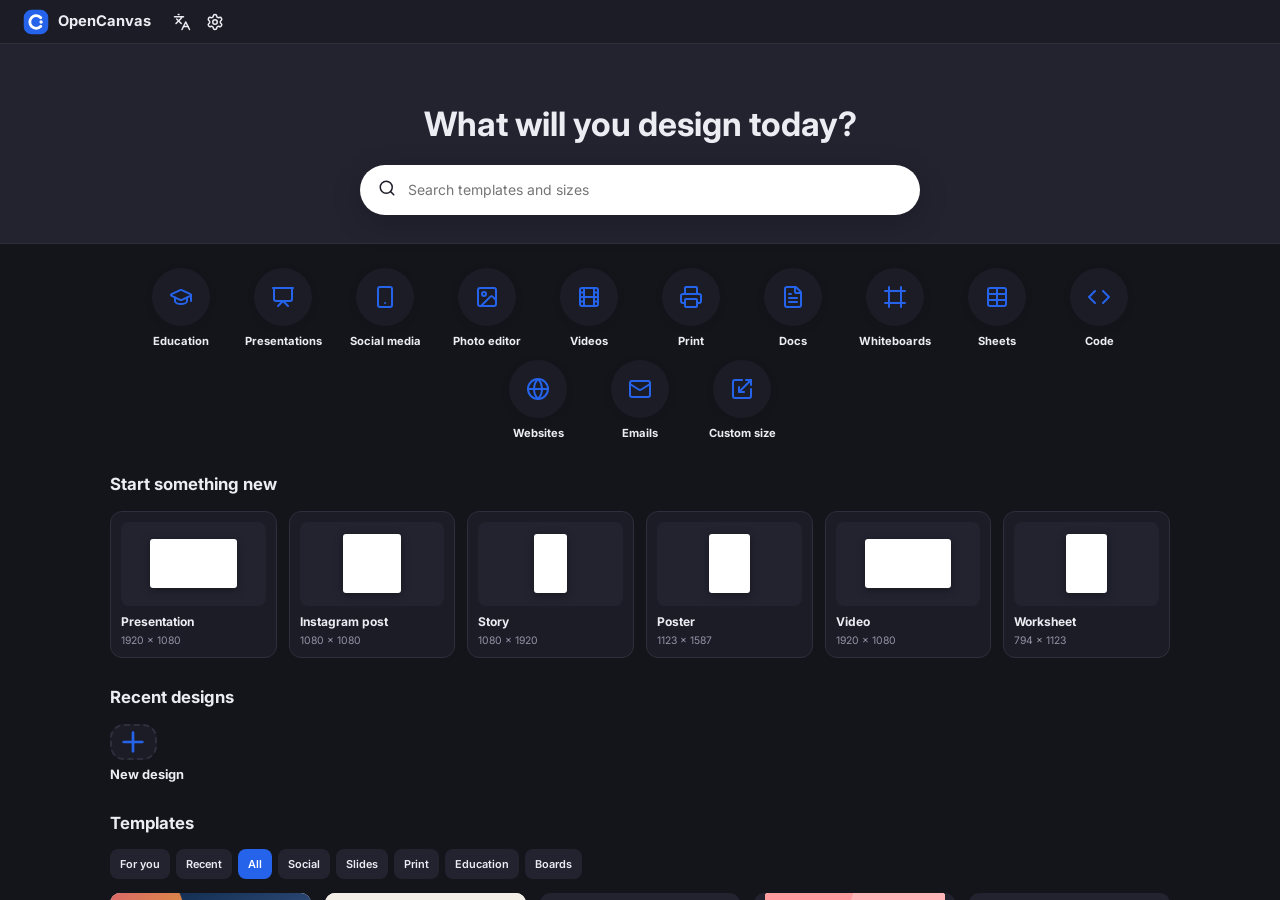
<file: index.html>
<!doctype html>
<html lang="en">
<head>
<meta charset="utf-8">
<meta name="viewport" content="width=device-width,initial-scale=1,viewport-fit=cover">
<title>OpenCanvas</title>
<meta name="description" content="Open source design for everyone. Social posts, presentations, photos, video, 3D, docs and more.">
<meta name="theme-color" content="#2563eb">
<link rel="manifest" href="manifest.webmanifest">
<link rel="icon" href="icon.svg" type="image/svg+xml">
<link rel="stylesheet" href="css/app.css">
</head>
<body>
<div id="app"></div>
<div id="boot">Loading OpenCanvas</div>
<div id="toasts" aria-live="polite"></div>
<noscript>OpenCanvas needs JavaScript.</noscript>
<script src="vendor/paper.min.js"></script>
<script src="vendor/three.min.js"></script>
<script src="vendor/qrcode.js"></script>
<script src="js/icons.js"></script>
<script src="js/util.js"></script>
<script src="js/doc.js"></script>
<script src="js/fonts.js"></script>
<script src="js/text.js"></script>
<script src="js/vector.js"></script>
<script src="js/render.js"></script>
<script src="js/core.js"></script>
<script src="js/ops.js"></script>
<script src="js/editor.js"></script>
<script src="js/tools.js"></script>
<script src="js/commands.js"></script>
<script src="js/i18n.js"></script>
<script src="js/lang.js"></script>
<script src="js/ui.js"></script>
<script src="js/shell.js"></script>
<script src="js/ctxbar.js"></script>
<script src="js/inspector.js"></script>
<script src="js/uploads.js"></script>
<script src="js/templates.js"></script>
<script src="js/panels.js"></script>
<script src="js/photo.js"></script>
<script src="js/threed.js"></script>
<script src="js/timeline.js"></script>
<script src="js/exporter.js"></script>
<script src="js/modes.js"></script>
<script src="js/community.js"></script>
<script src="js/app.js"></script>
</body>
</html>
</file>
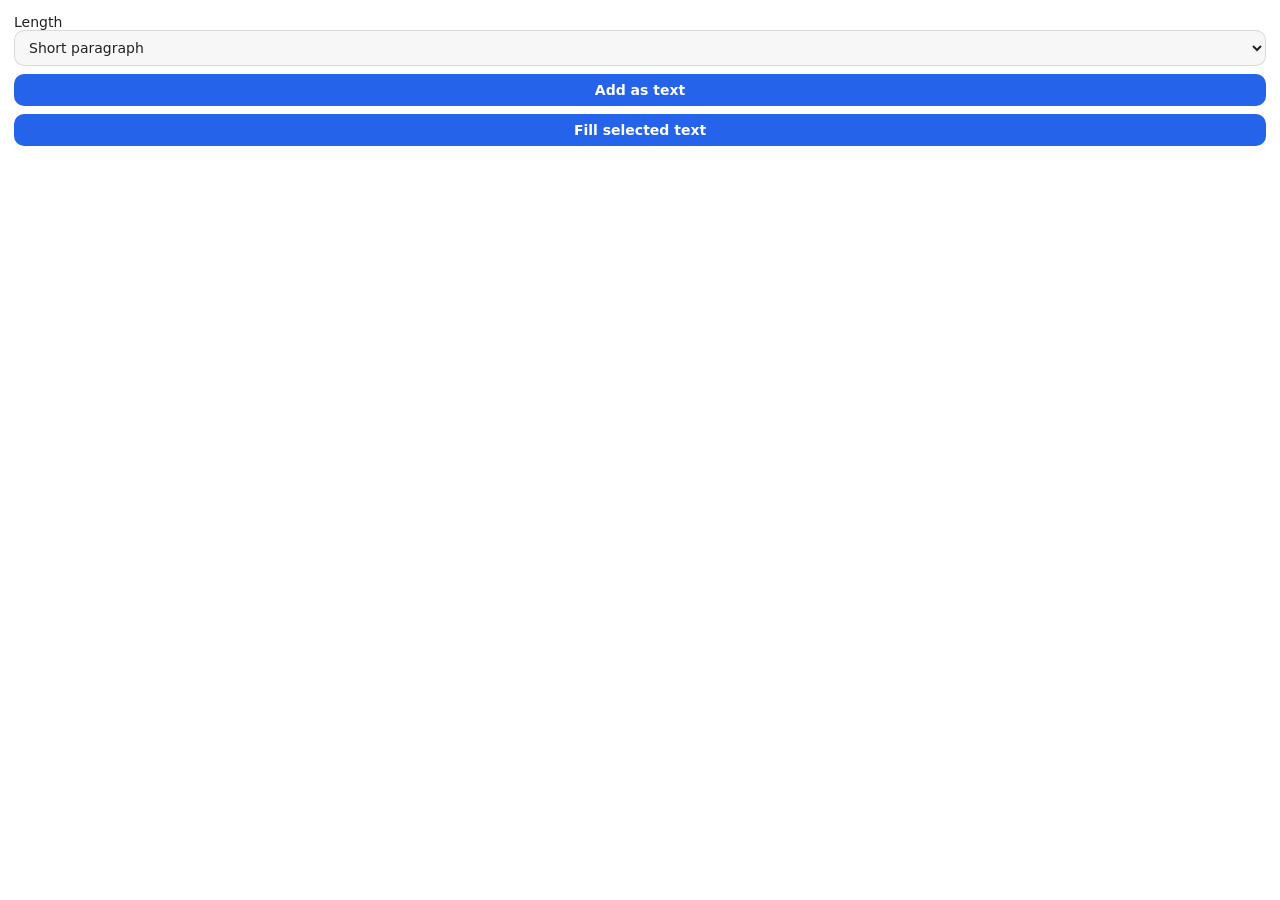
<file: community/apps/lorem/index.html>
<!doctype html><meta charset="utf-8"><meta name="viewport" content="width=device-width,initial-scale=1">
<style>body{font:14px system-ui,sans-serif;margin:0;padding:14px;color:#222;background:transparent}@media(prefers-color-scheme:dark){body{color:#eee}}
select,button,input{font:inherit;padding:8px 10px;border-radius:10px;border:1px solid #8884;background:#8881;color:inherit;width:100%;box-sizing:border-box;margin-bottom:8px}button{background:#2563eb;color:#fff;border:0;font-weight:600;cursor:pointer}</style>
<label>Length</label><select id="n"><option value="1">One sentence</option><option value="2" selected>Short paragraph</option><option value="4">Long paragraph</option></select>
<button id="ins">Add as text</button><button id="rep">Fill selected text</button>
<script>
const W="lorem ipsum dolor sit amet consectetur adipiscing elit sed do eiusmod tempor incididunt ut labore et dolore magna aliqua enim ad minim veniam quis nostrud exercitation ullamco laboris nisi aliquip ex ea commodo consequat duis aute irure in reprehenderit voluptate velit esse cillum fugiat nulla pariatur".split(" ");
function sentence(){const n=8+Math.floor(Math.random()*8);let s=[];for(let i=0;i<n;i++)s.push(W[Math.floor(Math.random()*W.length)]);s=s.join(" ");return s[0].toUpperCase()+s.slice(1)+"."}
const make=()=>Array.from({length:+n.value},sentence).join(" ");
ins.onclick=()=>OpenCanvas.insertText(make(),{fs:40,w:700});
rep.onclick=async()=>{const sel=(await OpenCanvas.getSelection()).filter(e=>e.type==="text");if(!sel.length)return OpenCanvas.toast("Select a text first");
OpenCanvas.updateSelection(sel.map(e=>({id:e.id,props:{runs:[{t:make()}]}})))};
</script>
</file>
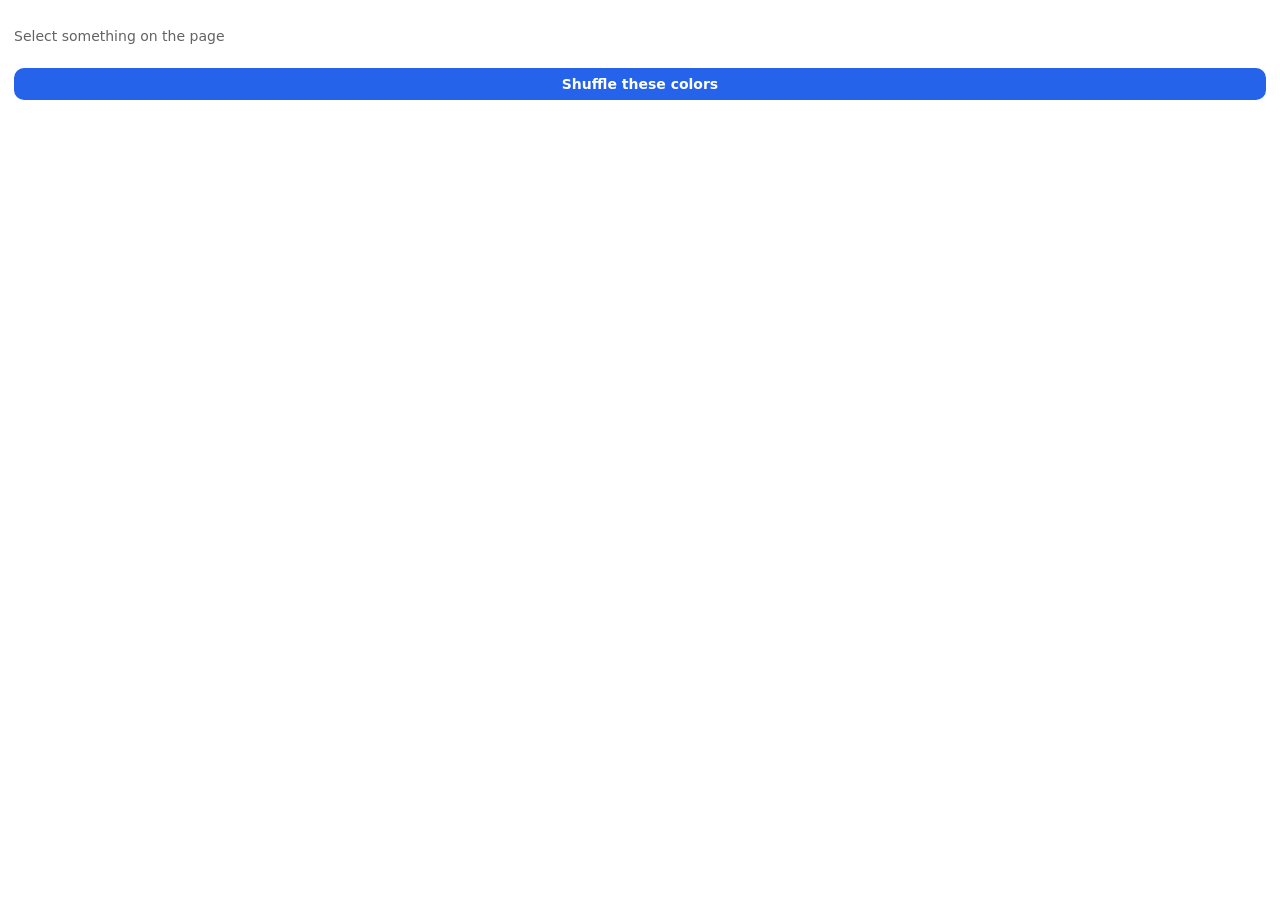
<file: community/apps/palette/index.html>
<!doctype html><meta charset="utf-8"><meta name="viewport" content="width=device-width,initial-scale=1">
<style>body{font:14px system-ui,sans-serif;margin:0;padding:14px;color:#222}@media(prefers-color-scheme:dark){body{color:#eee}}
.sw{display:flex;gap:6px;flex-wrap:wrap;margin:10px 0}.sw i{width:42px;height:42px;border-radius:12px;box-shadow:inset 0 0 0 1px #0003}
button{font:inherit;padding:8px 10px;border-radius:10px;border:0;background:#2563eb;color:#fff;width:100%;font-weight:600;cursor:pointer;margin-bottom:8px}p{opacity:.7}</style>
<p id="hint">Select something on the page</p><div class="sw" id="sw"></div><button id="shuf">Shuffle these colors</button>
<script>
let cols=[],ids=[];
async function read(sel){ids=sel.map(e=>e.id);const s=new Set();const walk=e=>{(e.fills||[]).forEach(f=>{if(f.type==="solid")s.add(f.color);(f.stops||[]).forEach(t=>s.add(t.c))});e.stroke&&e.stroke.color&&s.add(e.stroke.color);(e.children||[]).forEach(walk)};sel.forEach(walk);cols=[...s];
sw.innerHTML=cols.map(c=>`<i style="background:${c}" title="${c}"></i>`).join("");hint.textContent=cols.length?cols.length+" colors":"Select something on the page"}
OpenCanvas.onSelection(read);
shuf.onclick=async()=>{if(cols.length<2)return;const sel=await OpenCanvas.getSelection();const map={};const sh=cols.slice().sort(()=>Math.random()-.5);cols.forEach((c,i)=>map[c]=sh[i]);
const fix=e=>{(e.fills||[]).forEach(f=>{if(f.type==="solid")f.color=map[f.color]||f.color;(f.stops||[]).forEach(t=>t.c=map[t.c]||t.c)});if(e.stroke&&map[e.stroke.color])e.stroke.color=map[e.stroke.color];(e.children||[]).forEach(fix)};
sel.forEach(fix);OpenCanvas.updateSelection(sel.map(e=>({id:e.id,props:{fills:e.fills,stroke:e.stroke,children:e.children}})))};
</script>
</file>
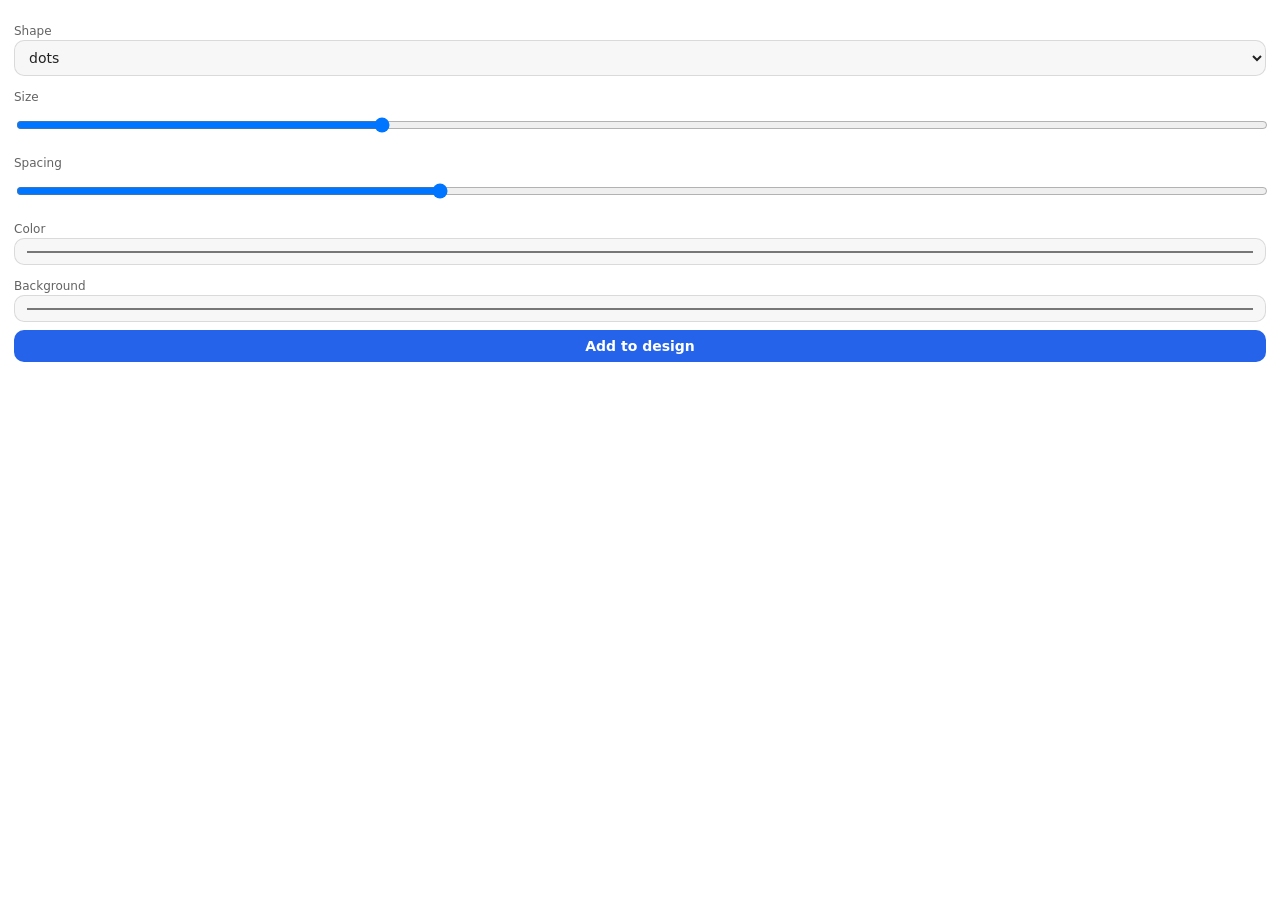
<file: community/apps/pattern/index.html>
<!doctype html><meta charset="utf-8"><meta name="viewport" content="width=device-width,initial-scale=1">
<style>body{font:14px system-ui,sans-serif;margin:0;padding:14px;color:#222}@media(prefers-color-scheme:dark){body{color:#eee}}
select,button,input{font:inherit;padding:8px 10px;border-radius:10px;border:1px solid #8884;background:#8881;color:inherit;width:100%;box-sizing:border-box;margin-bottom:8px}button{background:#2563eb;color:#fff;border:0;font-weight:600;cursor:pointer}
#pv{width:100%;border-radius:12px;background:#fff;margin-bottom:10px}label{display:block;margin:6px 0 2px;opacity:.7;font-size:12px}</style>
<div id="pv"></div>
<label>Shape</label><select id="shape"><option>dots</option><option>squares</option><option>triangles</option><option>plus</option><option>waves</option></select>
<label>Size</label><input id="size" type="range" min="10" max="80" value="30"><label>Spacing</label><input id="gap" type="range" min="0" max="60" value="20">
<label>Color</label><input id="col" type="color" value="#2563eb"><label>Background</label><input id="bg" type="color" value="#ffffff">
<button id="ins">Add to design</button>
<script>
let brand=[];OpenCanvas.palette().then(p=>{brand=p;col.value=p[0]||col.value}).catch(()=>{});
function svg(){const s=+size.value,g=+gap.value,step=s+g,N=Math.ceil(600/step)+1;let b="";
for(let y=0;y<N;y++)for(let x=0;x<N;x++){const cx=x*step+s/2+(shape.value==="triangles"&&y%2?step/2:0),cy=y*step+s/2,c=col.value;
if(shape.value==="dots")b+=`<circle cx="${cx}" cy="${cy}" r="${s/2}" fill="${c}"/>`;
else if(shape.value==="squares")b+=`<rect x="${cx-s/2}" y="${cy-s/2}" width="${s}" height="${s}" rx="${s/6}" fill="${c}"/>`;
else if(shape.value==="triangles")b+=`<path d="M${cx} ${cy-s/2}L${cx+s/2} ${cy+s/2}L${cx-s/2} ${cy+s/2}Z" fill="${c}"/>`;
else if(shape.value==="plus")b+=`<path d="M${cx-s/6} ${cy-s/2}h${s/3}v${s/3}h${s/3}v${s/3}h-${s/3}v${s/3}h-${s/3}v-${s/3}h-${s/3}v-${s/3}h${s/3}Z" fill="${c}"/>`;
else b+=`<path d="M${cx-s/2} ${cy}q${s/4} -${s/2} ${s/2} 0t${s/2} 0" fill="none" stroke="${c}" stroke-width="${Math.max(2,s/8)}" stroke-linecap="round"/>`}
return `<svg xmlns="http://www.w3.org/2000/svg" width="600" height="600" viewBox="0 0 600 600"><rect width="600" height="600" fill="${bg.value}"/>${b}</svg>`}
function draw(){pv.innerHTML=svg();pv.firstChild.style.width="100%";pv.firstChild.style.height="auto"}
document.querySelectorAll("input,select").forEach(e=>e.oninput=draw);draw();
ins.onclick=()=>OpenCanvas.insertSVG(svg(),"Pattern");
</script>
</file>
<file: css/app.css>
/* OpenCanvas styles */
:root{
  --bg:#f4f4f8;--panel:#ffffff;--panel-2:#f0f0f5;--raised:#ffffff;--text:#1c1c28;--muted:#6b6b7e;--line:#e4e4ec;--hover:rgba(28,28,40,.06);
  --accent:#2563eb;--accent-soft:rgba(37,99,235,.16);--accent-text:#fff;--canvas:#e8e8ef;--radius:10px;--shadow:0 8px 30px rgba(20,20,40,.16);--danger:#e5484d;
  --row:34px;--gap:10px;--font:Inter,system-ui,-apple-system,"Segoe UI",Roboto,sans-serif;color-scheme:light}
:root[data-theme=dark]{--bg:#14141b;--panel:#1c1c26;--panel-2:#232330;--raised:#272735;--text:#ececf3;--muted:#9393a8;--line:#2e2e3d;--hover:rgba(255,255,255,.07);--canvas:#0f0f15;--shadow:0 10px 34px rgba(0,0,0,.5);color-scheme:dark}
:root[data-theme=midnight]{--bg:#05060d;--panel:#0b0d18;--panel-2:#12152a;--raised:#161a33;--text:#e8ecff;--muted:#8a93c4;--line:#1c2142;--hover:rgba(140,160,255,.1);--canvas:#03040a;color-scheme:dark}
:root[data-theme=paper]{--bg:#f3eee3;--panel:#fbf8f1;--panel-2:#efe9db;--raised:#fffdf8;--text:#2b261c;--muted:#7d7562;--line:#e2dac7;--hover:rgba(60,45,10,.07);--canvas:#e6dfcd}
:root[data-theme=contrast]{--bg:#000;--panel:#000;--panel-2:#111;--raised:#111;--text:#fff;--muted:#ccc;--line:#fff;--hover:rgba(255,255,255,.18);--canvas:#0a0a0a;color-scheme:dark}
:root[data-density=compact]{--row:28px;--gap:6px}
:root[data-density=roomy]{--row:40px;--gap:14px}
*{box-sizing:border-box}
html,body{height:100%;margin:0}
body{font:1rem/1.4 var(--font);background:var(--bg);color:var(--text);overflow:hidden;-webkit-font-smoothing:antialiased}
button,input,select,textarea{font:inherit;color:inherit}
button{cursor:pointer;background:none;border:0;padding:0}
:focus-visible{outline:2px solid var(--accent);outline-offset:1px}
[hidden]{display:none!important}
.grow{flex:1}
.muted{color:var(--muted)}.small{font-size:.82rem}
h1,h2,h3,h4,h5{margin:0;font-weight:700}
h4{font-size:.8rem;text-transform:none;color:var(--muted);font-weight:600;margin-bottom:6px}
h5{font-size:.82rem;margin:8px 0 4px}
code{font:.85em ui-monospace,monospace;background:var(--panel-2);padding:2px 6px;border-radius:6px}
::-webkit-scrollbar{width:10px;height:10px}::-webkit-scrollbar-thumb{background:var(--line);border-radius:8px;border:2px solid transparent;background-clip:padding-box}::-webkit-scrollbar-thumb:hover{background:var(--muted);background-clip:padding-box;border:2px solid transparent}

#boot{position:fixed;inset:0;display:grid;place-items:center;background:var(--bg);color:var(--muted);font-weight:600}
#app{height:100%;display:flex;flex-direction:column}
.topbar{height:54px;flex:none;display:flex;align-items:center;gap:3px;padding:0 12px;background:var(--panel);border-bottom:1px solid var(--line);position:relative;z-index:30;overflow-x:auto;scrollbar-width:none}
.topbar>*{flex:none}
.logo{display:flex;align-items:center;gap:8px;padding:6px 10px;border-radius:var(--radius);font-size:1.05rem}.logo:hover{background:var(--hover)}
.logo-mark{display:grid;place-items:center;width:28px;height:28px}.logo-mark svg{width:28px;height:28px}
.top-btn{display:inline-flex;align-items:center;gap:6px;height:34px;padding:0 9px;border-radius:var(--radius);font-weight:600;font-size:.92rem}.top-btn:hover{background:var(--hover)}
.top-btn.accent-soft{background:var(--accent-soft);color:var(--accent)}
.top-btn.on{background:var(--hover)}
.proj-name{border:1px solid transparent;background:transparent;border-radius:8px;height:34px;padding:0 10px;min-width:120px;max-width:260px;font-weight:600}.proj-name:hover{background:var(--hover)}.proj-name:focus{background:var(--panel-2);border-color:var(--accent);outline:0}
.save-state{font-size:.78rem;color:var(--muted);min-width:46px}
.btn{display:inline-flex;align-items:center;justify-content:center;gap:7px;min-height:34px;padding:0 14px;border-radius:var(--radius);background:var(--panel-2);font-weight:600;font-size:.92rem;border:1px solid transparent;white-space:nowrap}
.btn:hover{background:var(--hover);filter:brightness(.97)}.btn:disabled{opacity:.5;cursor:default}
.btn.primary,.export-btn{background:var(--accent);color:var(--accent-text)}.btn.primary:hover{filter:brightness(1.08);background:var(--accent)}
.btn.full{width:100%;margin-top:8px}.btn svg{flex:none}
.icon-btn{display:inline-grid;place-items:center;width:32px;height:32px;border-radius:8px;color:inherit}.icon-btn:hover{background:var(--hover)}.icon-btn.on{background:var(--accent-soft);color:var(--accent)}
.icon-btn.top-ic{width:34px;height:34px}

.work{flex:1;min-height:0;display:flex;position:relative}
[data-side=right] .work{flex-direction:row-reverse}
.rail{width:76px;flex:none;background:var(--panel);border-right:1px solid var(--line);display:flex;flex-direction:column;align-items:center;gap:2px;padding:8px 4px;overflow-y:auto;scrollbar-width:none}
[data-side=right] .rail{border-right:0;border-left:1px solid var(--line)}
.rail-item{width:64px;padding:8px 2px 6px;border-radius:12px;display:flex;flex-direction:column;align-items:center;gap:4px;font-size:.72rem;font-weight:600;color:var(--muted)}
.rail-item:hover{background:var(--hover);color:var(--text)}.rail-item.on{background:var(--accent-soft);color:var(--accent)}
.rail-item.adv-item::after{content:"";width:5px;height:5px;border-radius:50%;background:var(--accent);margin-top:-2px}
.panel{width:0;flex:none;overflow:hidden;background:var(--panel);border-right:1px solid var(--line);transition:width .18s ease;display:flex;flex-direction:column}
.panel.open{width:340px}
.panel-head{display:flex;align-items:center;justify-content:space-between;padding:12px 14px 6px;flex:none}.panel-head h3{font-size:1.05rem}
.panel-body{flex:1;overflow-y:auto;padding:6px 14px 20px;min-width:340px}
.panel>*{min-width:340px}
.center{flex:1;min-width:0;display:flex;flex-direction:column;position:relative}
.ctxbar{height:46px;flex:none;display:flex;align-items:center;gap:4px;padding:0 10px;background:var(--panel);border-bottom:1px solid var(--line);overflow-x:auto;scrollbar-width:none}
.ctxbar>*{flex:none}.cb-left,.cb-right{display:flex;align-items:center;gap:4px}.cb-right{margin-left:auto}.cb-sep{width:1px;height:22px;background:var(--line);margin:0 6px}.cb-title{font-weight:700;padding:0 8px}
.cb-btn{display:inline-flex;align-items:center;gap:6px;height:32px;padding:0 10px;border-radius:8px;font-size:.9rem;font-weight:600}.cb-btn:hover{background:var(--hover)}.cb-btn.on{background:var(--accent-soft);color:var(--accent)}
.canvas-wrap{flex:1;min-height:0;position:relative;background:var(--canvas);overflow:hidden}
.stage{position:absolute;inset:0;overflow:hidden}
.stage canvas{position:absolute;inset:0;width:100%;height:100%;display:block}
.cv-over{touch-action:none;outline:0}
.page-heads{position:absolute;inset:0;pointer-events:none}
.page-head{position:absolute;display:flex;align-items:center;gap:6px;font-size:.78rem;color:var(--muted);pointer-events:auto;white-space:nowrap;transform-origin:left bottom}
.page-head .pg-num{font-weight:700;color:var(--text)}
.page-head .pg-title{border:0;background:transparent;min-width:60px;max-width:300px;padding:2px 6px;border-radius:6px;color:var(--muted);font:inherit}
.page-head .pg-title:hover,.page-head .pg-title:focus{background:var(--panel);color:var(--text);outline:0}
.page-head .icon-btn{width:24px;height:24px}
.text-host{position:absolute;inset:0;pointer-events:none}.text-host>*{pointer-events:auto}
.text-edit{position:absolute;outline:0;white-space:pre-wrap;word-break:break-word;transform-origin:0 0;caret-color:var(--accent)}
.dock{position:absolute;left:50%;bottom:14px;transform:translateX(-50%);display:flex;gap:2px;padding:5px;background:var(--panel);border:1px solid var(--line);border-radius:16px;box-shadow:var(--shadow);z-index:5}
.dock-btn{width:38px;height:38px;border-radius:11px;display:grid;place-items:center}.dock-btn:hover{background:var(--hover)}.dock-btn.on{background:var(--accent);color:var(--accent-text)}
.zoomhud{position:absolute;right:14px;bottom:14px;display:flex;align-items:center;background:var(--panel);border:1px solid var(--line);border-radius:12px;box-shadow:var(--shadow);padding:3px;z-index:5}
.zoom-pct{min-width:54px;font-weight:600;font-size:.85rem;height:28px;border-radius:8px}.zoom-pct:hover{background:var(--hover)}
.pagebar{height:104px;flex:none;display:flex;align-items:center;gap:8px;padding:8px 12px;background:var(--panel);border-top:1px solid var(--line)}
.pg-scroll{display:flex;gap:10px;overflow-x:auto;flex:0 1 auto;max-width:calc(100% - 200px);padding:4px 2px}
.pg-card{flex:none;display:flex;flex-direction:column;align-items:center;gap:3px;padding:4px;border-radius:10px;border:2px solid transparent;position:relative}
.pg-card canvas{display:block;max-height:60px;max-width:110px;border-radius:5px;box-shadow:0 1px 6px rgba(0,0,0,.2);background:#fff}
.pg-card small{font-size:.7rem;color:var(--muted);max-width:100px;overflow:hidden;text-overflow:ellipsis;white-space:nowrap}
.pg-card.on{border-color:var(--accent)}.pg-card:hover{background:var(--hover)}.pg-card.locked::after{content:"";position:absolute;top:6px;right:6px;width:12px;height:12px;background:currentColor;opacity:.6;-webkit-mask:url("data:image/svg+xml,%3Csvg xmlns='http://www.w3.org/2000/svg' viewBox='0 0 24 24'%3E%3Crect x='4' y='11' width='16' height='10' rx='2'/%3E%3Cpath d='M8 11V7a4 4 0 018 0v4' fill='none' stroke='black' stroke-width='2.5'/%3E%3C/svg%3E") center/contain no-repeat;mask:url("data:image/svg+xml,%3Csvg xmlns='http://www.w3.org/2000/svg' viewBox='0 0 24 24'%3E%3Crect x='4' y='11' width='16' height='10' rx='2'/%3E%3Cpath d='M8 11V7a4 4 0 018 0v4' fill='none' stroke='black' stroke-width='2.5'/%3E%3C/svg%3E") center/contain no-repeat}
.pg-add{width:56px;height:56px;border-radius:10px;border:2px dashed var(--line);display:grid;place-items:center;color:var(--muted);flex:none}.pg-add:hover{border-color:var(--accent);color:var(--accent)}
.pg-btn{height:30px;padding:0 10px;border-radius:8px;font-weight:600;font-size:.85rem}.pg-btn:hover{background:var(--hover)}
.inspector{width:290px;flex:none;background:var(--panel);border-left:1px solid var(--line);display:flex;flex-direction:column;overflow:hidden}
.insp-tabs{display:flex;padding:8px 8px 0;gap:2px;border-bottom:1px solid var(--line);flex:none}
.insp-tabs button{padding:8px 12px;font-weight:600;font-size:.88rem;color:var(--muted);border-bottom:2px solid transparent;margin-bottom:-1px}.insp-tabs button.on{color:var(--text);border-color:var(--accent)}
.insp-body{flex:1;overflow-y:auto;padding:4px 12px 20px}
.mode-host{flex:1;min-height:0;display:none;flex-direction:column}
[data-kind=other] .mode-host{display:flex}
[data-kind=other] .canvas-wrap,[data-kind=other] .ctxbar,[data-kind=other] .pagebar,[data-kind=other] .timeline-host,[data-kind=other] .inspector,[data-kind=other] .rail{display:none}
[data-kind=other] .rail{display:none}
.is-home .work{display:none}.home{display:none}.is-home .home{display:block}
.timeline-host{height:0;overflow:hidden;background:var(--panel);border-top:1px solid var(--line);flex:none;transition:height .15s}
.timeline-host.open{height:260px;display:flex;flex-direction:column}

/* sections and fields */
.psec{margin-top:16px}
.sect-h{display:flex;align-items:center;gap:6px;padding:10px 0 6px;font-weight:700;font-size:.9rem;cursor:pointer;user-select:none}
.sect-b{padding-bottom:10px;border-bottom:1px solid var(--line)}.sect-act{margin-left:auto;display:flex}
.fld{display:flex;align-items:center;gap:8px;min-height:var(--row);margin:2px 0}.fld>label{width:88px;flex:none;color:var(--muted);font-size:.85rem}.fld-c{flex:1;display:flex;align-items:center;gap:6px;flex-wrap:wrap;min-width:0}
.fld-kf{display:flex;align-items:center;gap:4px}
.row{display:flex;align-items:center;gap:8px;margin:6px 0;flex-wrap:wrap}.row .lbl,.lbl{color:var(--muted);font-size:.85rem}
.col{display:flex;flex-direction:column;gap:6px;width:100%}
.input,.select,textarea.input{height:34px;border:1px solid var(--line);background:var(--panel-2);border-radius:8px;padding:0 10px;width:100%;min-width:0}textarea.input{height:auto;padding:8px 10px;resize:vertical}
.input:focus,.select:focus{outline:0;border-color:var(--accent);background:var(--panel)}
.select{padding:0 6px;cursor:pointer}
.seg{display:inline-flex;background:var(--panel-2);border-radius:10px;padding:3px;gap:2px;max-width:100%;flex-wrap:nowrap}
.seg button{height:28px;padding:0 11px;border-radius:8px;font-weight:600;font-size:.85rem;display:inline-flex;align-items:center;gap:5px;color:var(--muted);white-space:nowrap}
.seg button.on{background:var(--raised);color:var(--text);box-shadow:0 1px 4px rgba(0,0,0,.14)}
.switch{width:38px;height:22px;border-radius:99px;background:var(--line);position:relative;flex:none;transition:background .15s}.switch i{position:absolute;top:2px;left:2px;width:18px;height:18px;border-radius:50%;background:#fff;box-shadow:0 1px 3px rgba(0,0,0,.3);transition:transform .15s}.switch.on{background:var(--accent)}.switch.on i{transform:translateX(16px)}
.range{-webkit-appearance:none;appearance:none;width:100%;height:20px;background:transparent;cursor:pointer;--p:50%}
.range::-webkit-slider-runnable-track{height:4px;border-radius:4px;background:linear-gradient(to right,var(--accent) var(--p),var(--line) var(--p))}
.range::-webkit-slider-thumb{-webkit-appearance:none;width:16px;height:16px;border-radius:50%;background:#fff;border:2px solid var(--accent);margin-top:-6px;box-shadow:0 1px 4px rgba(0,0,0,.25)}
.range::-moz-range-track{height:4px;border-radius:4px;background:var(--line)}.range::-moz-range-progress{height:4px;background:var(--accent);border-radius:4px}.range::-moz-range-thumb{width:12px;height:12px;border-radius:50%;background:#fff;border:2px solid var(--accent)}
.numf{display:inline-flex;align-items:center;height:32px;border:1px solid var(--line);background:var(--panel-2);border-radius:8px;overflow:hidden}.numf:focus-within{border-color:var(--accent)}
.numf .num-l{padding:0 8px;color:var(--muted);font-size:.78rem;cursor:ew-resize;user-select:none;font-weight:600}
.numf input{width:100%;min-width:0;border:0;background:transparent;height:100%;padding:0 6px;text-align:right}.numf input:focus{outline:0}.numf .unit{padding-right:8px;color:var(--muted);font-size:.78rem}
.adj-row{display:grid;grid-template-columns:96px 1fr 40px;align-items:center;gap:8px;min-height:30px}.adj-row label{font-size:.85rem;color:var(--muted)}.adj-row .val{font-size:.78rem;color:var(--muted);text-align:right}
.chips{display:flex;gap:6px;flex-wrap:wrap;margin:8px 0}.chips.scroll{flex-wrap:nowrap;overflow-x:auto;scrollbar-width:none;padding-bottom:2px}
.chip{height:30px;padding:0 13px;border-radius:99px;background:var(--panel-2);font-weight:600;font-size:.85rem;white-space:nowrap;flex:none}.chip:hover{background:var(--hover)}.chip.on{background:var(--accent);color:var(--accent-text)}
.search{display:flex;align-items:center;gap:8px;height:38px;padding:0 12px;border-radius:99px;background:var(--panel-2);border:1px solid transparent;margin:6px 0}.search:focus-within{border-color:var(--accent);background:var(--panel)}.search input{border:0;background:transparent;flex:1;min-width:0;outline:0}
.empty{text-align:center;color:var(--muted);padding:26px 10px;font-size:.9rem}
.spinner{width:22px;height:22px;border-radius:50%;border:3px solid var(--line);border-top-color:var(--accent);animation:spin .7s linear infinite;margin:18px auto}@keyframes spin{to{transform:rotate(360deg)}}
.busy{position:fixed;left:50%;top:70px;transform:translateX(-50%);z-index:200;background:var(--raised);padding:8px 16px;border-radius:99px;box-shadow:var(--shadow);display:flex;align-items:center;gap:10px;font-weight:600}.busy .spinner{margin:0;width:16px;height:16px;border-width:2px}
#toasts{position:fixed;left:50%;bottom:90px;transform:translateX(-50%);display:flex;flex-direction:column;gap:8px;z-index:500;align-items:center;pointer-events:none}
.toast{background:#1c1c28;color:#fff;padding:9px 16px;border-radius:99px;box-shadow:var(--shadow);font-weight:600;font-size:.9rem;animation:pop .2s}@keyframes pop{from{opacity:0;transform:translateY(8px)}}

/* grids and cards */
.grid2{display:grid;grid-template-columns:1fr 1fr;gap:10px}.grid3{display:grid;grid-template-columns:repeat(3,1fr);gap:8px}
.cards .card{display:flex;flex-direction:column;gap:4px;text-align:left;border-radius:12px;padding:0}
.card-img{aspect-ratio:1.3;border-radius:10px;background:var(--panel-2) center/cover no-repeat;display:grid;place-items:center;overflow:hidden;color:var(--muted)}
.card-img canvas,.card-img img,.card-img video{width:100%;height:100%;object-fit:contain}
.card:hover .card-img{outline:2px solid var(--accent)}.card span{font-size:.82rem;font-weight:600;white-space:nowrap;overflow:hidden;text-overflow:ellipsis}
.card-img.app{color:var(--accent);background:var(--accent-soft)}
.shape-grid,.line-grid,.emoji-grid,.icon-grid,.photo-grid{display:grid;gap:6px}
.shape-grid{grid-template-columns:repeat(4,1fr)}.line-grid{grid-template-columns:repeat(2,1fr)}.emoji-grid{grid-template-columns:repeat(6,1fr)}.icon-grid{grid-template-columns:repeat(5,1fr)}.photo-grid{grid-template-columns:repeat(2,1fr)}
.shape-btn,.line-btn,.icon-tile,.emoji{aspect-ratio:1;border-radius:10px;background:var(--panel-2);display:grid;place-items:center;padding:10px;color:var(--text);font-size:1.5rem}
.line-btn{aspect-ratio:3;padding:10px 12px}.shape-btn:hover,.line-btn:hover,.icon-tile:hover,.emoji:hover{background:var(--accent-soft);color:var(--accent)}
.shape-btn svg,.shape-svg,.shape-svg svg{width:100%;height:100%}.shape-btn svg{display:block}
.icon-tile{padding:8px}.icon-tile img{width:100%;height:100%;object-fit:contain;filter:invert(var(--inv,0))}[data-theme=dark] .icon-tile img,[data-theme=midnight] .icon-tile img,[data-theme=contrast] .icon-tile img{filter:none}
:root:not([data-theme=dark]):not([data-theme=midnight]):not([data-theme=contrast]) .icon-tile img{filter:brightness(.25)}
.photo-tile{aspect-ratio:1.2;border-radius:10px;overflow:hidden;background:var(--panel-2)}.photo-tile img{width:100%;height:100%;object-fit:cover;display:block}
.swatch{width:28px;height:28px;border-radius:8px;border:1px solid rgba(128,128,128,.35);flex:none;cursor:pointer;position:relative}.swatch.lg{width:100%;height:46px;border-radius:10px}.swatch.grad.lg{height:56px}
.swatches{display:flex;gap:8px;flex-wrap:wrap}.brand-sw{position:relative}.brand-sw .swatch.lg{width:46px}.brand-sw .x{position:absolute;top:-6px;right:-6px;width:18px;height:18px;border-radius:50%;background:var(--raised);box-shadow:0 1px 4px rgba(0,0,0,.3);display:none;place-items:center}.brand-sw:hover .x{display:grid}
.color-btn{background:var(--c,#888);width:30px;height:30px;border-radius:8px;border:1px solid rgba(128,128,128,.4);cursor:pointer;flex:none;display:grid;place-items:center;overflow:hidden;position:relative}
.color-btn.add{background:var(--panel-2)}
.palettes{display:grid;gap:8px}.palette{display:grid;grid-template-columns:repeat(5,1fr) auto;align-items:center;border-radius:10px;overflow:hidden;background:var(--panel-2);height:40px;gap:0;text-align:left}.palette i{display:block;height:100%}.palette span{padding:0 10px;font-size:.78rem;font-weight:600;background:var(--panel-2);height:100%;display:grid;align-items:center}
.combos{display:grid;gap:8px}.combo{display:flex;flex-direction:column;align-items:flex-start;gap:0;padding:12px 14px;border-radius:12px;background:var(--panel-2);text-align:left}.combo b{font-size:1.5rem;line-height:1.15}.combo span{font-size:.95rem;opacity:.8}.combo small{font-size:.7rem;color:var(--muted);margin-top:4px}.combo:hover{outline:2px solid var(--accent)}
.txt-add{display:block;width:100%;text-align:left;padding:12px 14px;border-radius:12px;background:var(--panel-2);margin-bottom:8px;font-family:Poppins,var(--font)}.txt-add.h1{font-size:1.9rem;font-weight:700}.txt-add.h2{font-size:1.25rem;font-weight:600}.txt-add.h3{font-size:.95rem}.txt-add:hover{outline:2px solid var(--accent)}
.fx-grid{display:grid;grid-template-columns:repeat(3,1fr);gap:8px}.fx-grid.big{grid-template-columns:repeat(3,1fr)}
.fx,.fx.big{aspect-ratio:1.2;border-radius:12px;background:#4a4a60;display:flex;flex-direction:column;align-items:center;justify-content:center;gap:2px;overflow:hidden}.fx span{font-size:1.9rem;line-height:1.1}.fx small{font-size:.68rem;color:#cfcfe0;font-weight:600}.fx:hover{outline:2px solid var(--accent)}
.tool-card{display:flex;flex-direction:column;align-items:center;justify-content:center;gap:8px;padding:16px 8px;border-radius:14px;background:var(--panel-2);text-align:center;font-size:.82rem}.tool-card:hover{background:var(--accent-soft);color:var(--accent)}.tool-card.sm{padding:10px 4px;gap:4px;font-size:.72rem}.tool-card.adv{outline:1px dashed var(--line)}
.filters .filter{display:flex;flex-direction:column;align-items:center;gap:3px;border-radius:10px;padding:3px}.filter canvas{width:100%;aspect-ratio:1;border-radius:8px;display:block;background:var(--panel-2)}.filter small{font-size:.72rem;font-weight:600}.filter.on{outline:2px solid var(--accent)}
.duo{width:34px;height:34px;border-radius:50%;border:2px solid var(--panel)}.duo.on{outline:2px solid var(--accent)}
.curves{width:100%;max-width:220px;aspect-ratio:1;border-radius:10px;touch-action:none;margin:8px 0;display:block}
.vec3{display:flex;align-items:center;gap:4px;margin:4px 0;flex-wrap:wrap}.vec3>label{width:100%;font-size:.8rem;color:var(--muted)}
.ai-chip{display:flex;align-items:center;gap:8px;padding:8px 10px;border-radius:10px;background:var(--accent-soft);color:var(--accent);font-weight:600;font-size:.85rem;margin:8px 0}.ai-chip .btn{min-height:26px;padding:0 10px;margin-left:auto}
.gen-prev{background:var(--panel-2);border-radius:12px;padding:10px;margin:8px 0;min-height:80px;display:grid;place-items:center;color:var(--accent)}
.dropzone{border:2px dashed var(--line);border-radius:12px;padding:16px;text-align:center;color:var(--muted);margin:10px 0;font-size:.88rem}
.proj-row{display:flex;align-items:center;gap:4px;border-radius:12px;padding:4px}.proj-row.on{background:var(--accent-soft)}.proj-main{flex:1;display:flex;align-items:center;gap:10px;text-align:left;min-width:0}.proj-main b{display:block;font-size:.9rem;overflow:hidden;text-overflow:ellipsis;white-space:nowrap}.proj-thumb{width:56px;height:42px;border-radius:8px;background:var(--panel-2) center/cover;flex:none}
.font-list,.layer-list{display:flex;flex-direction:column;gap:2px}
.font-picker{display:flex;flex-direction:column;gap:6px;width:300px;max-height:420px}.font-list{overflow-y:auto;flex:1;max-height:340px}.font-item{display:flex;align-items:center;justify-content:space-between;padding:8px 10px;border-radius:8px;text-align:left;font-size:1.05rem}.font-item:hover{background:var(--hover)}.font-item.on{background:var(--accent-soft)}.font-item small{color:var(--muted);font-size:.7rem}
.font-btn{justify-content:flex-start}
.lang-list{display:grid;grid-template-columns:repeat(3,1fr);gap:4px;max-height:50vh;overflow:auto}.lang-item{padding:10px;border-radius:8px;text-align:left}.lang-item:hover{background:var(--hover)}.lang-item.on{background:var(--accent-soft);color:var(--accent);font-weight:700}
.app-head{display:flex;align-items:center;gap:6px;padding:4px 8px;border-bottom:1px solid var(--line)}.app-frame{width:100%;flex:1;border:0;min-height:480px;background:transparent}
.perm{padding-left:20px;margin:6px 0}.steps{padding-left:20px;line-height:1.7}

/* layers */
.layer-tree{display:flex;flex-direction:column}.lrow,.layer-head{display:flex;align-items:center;gap:6px;min-height:32px;padding:0 6px;border-radius:8px;font-size:.88rem}.lrow:hover{background:var(--hover)}.lrow.on{background:var(--accent-soft)}.lrow .grow{overflow:hidden;text-overflow:ellipsis;white-space:nowrap}.lrow .icon-btn{width:24px;height:24px}
.lrow.drop-above{box-shadow:0 -2px 0 var(--accent)}.lrow.drop-below{box-shadow:0 2px 0 var(--accent)}
.kf{width:16px;height:16px;border-radius:3px;color:var(--muted);display:grid;place-items:center;opacity:.5}.kf:hover{opacity:1}.kf.has{opacity:.9}.kf.on{color:var(--accent);opacity:1}

/* menus popovers modals */
.popover,.menu{position:fixed;z-index:300;background:var(--raised);border:1px solid var(--line);border-radius:14px;box-shadow:var(--shadow);padding:10px;max-width:92vw;max-height:88vh;overflow:auto}
.menu{padding:6px;min-width:210px}.menu.sub{z-index:310}
.menu-item{display:flex;align-items:center;gap:10px;width:100%;min-height:34px;padding:0 10px;border-radius:8px;text-align:left;font-size:.9rem}
.menu-item:hover:not(:disabled),.menu-item.hot{background:var(--hover)}.menu-item:disabled{opacity:.4;cursor:default}.menu-item.danger{color:var(--danger)}
.mi-ic{width:18px;display:grid;place-items:center;color:var(--muted)}.mi-l{flex:1}.mi-k{color:var(--muted);font-size:.78rem}.mi-arrow{color:var(--muted)}
.menu-sep{height:1px;background:var(--line);margin:5px 4px}
.backdrop{position:fixed;inset:0;background:rgba(10,10,20,.5);z-index:250;display:grid;place-items:center;padding:20px;animation:fade .15s}@keyframes fade{from{opacity:0}}
.modal{background:var(--panel);border-radius:18px;box-shadow:var(--shadow);max-width:100%;max-height:92vh;display:flex;flex-direction:column;overflow:hidden;border:1px solid var(--line)}
.modal-head{display:flex;align-items:center;justify-content:space-between;padding:16px 20px 8px}.modal-head h3{font-size:1.15rem}
.modal-body{padding:8px 20px 16px;overflow-y:auto;flex:1}.modal-actions{display:flex;justify-content:flex-end;gap:8px;padding:12px 20px 16px;border-top:1px solid var(--line)}.modal-actions:empty{display:none}
.pop-pad{padding:4px}
.cp-t{font-weight:700;margin:4px 0}.cp-row{display:flex;gap:6px;align-items:center;margin:8px 0}.cp-sw{display:flex;gap:6px;flex-wrap:wrap;margin-top:8px}.cp-sw .swatch{width:24px;height:24px}
.cp-sv{width:240px;height:150px;border-radius:10px;position:relative;cursor:crosshair;touch-action:none}.cp-hue{width:240px;height:14px;border-radius:99px;position:relative;margin-top:10px;background:linear-gradient(90deg,#f00,#ff0,#0f0,#0ff,#00f,#f0f,#f00);touch-action:none}.cp-knob{position:absolute;width:16px;height:16px;border-radius:50%;border:3px solid #fff;box-shadow:0 0 0 1px rgba(0,0,0,.3),0 1px 4px rgba(0,0,0,.4);transform:translate(-50%,-50%);pointer-events:none}.cp-hue .cp-knob{top:50%}
.grad-bar{height:26px;border-radius:8px;position:relative;margin:10px 0 18px;border:1px solid var(--line)}.grad-stop{position:absolute;top:100%;width:16px;height:16px;border-radius:50%;border:3px solid #fff;box-shadow:0 0 0 1px rgba(0,0,0,.35);transform:translate(-50%,2px);cursor:grab}
.fill-list{display:flex;flex-direction:column;gap:4px}.fill-row{display:flex;align-items:center;gap:6px}.fill-editor,.stroke-editor,.fx-editor,.pos-editor{display:flex;flex-direction:column;gap:4px}
.shadow-row{display:flex;align-items:center;gap:6px;flex-wrap:wrap}
.nd{display:flex;gap:18px;min-height:480px;max-height:70vh}.nd-cats{width:190px;flex:none;display:flex;flex-direction:column;gap:2px;overflow-y:auto}.nd-cat{display:flex;align-items:center;gap:10px;padding:9px 12px;border-radius:10px;font-weight:600;text-align:left}.nd-cat:hover{background:var(--hover)}.nd-cat.on{background:var(--accent-soft);color:var(--accent)}.nd-main{flex:1;overflow-y:auto;padding-right:6px}.nd-main h3{margin-bottom:12px}
.size-grid{display:grid;grid-template-columns:repeat(auto-fill,minmax(140px,1fr));gap:12px;margin-top:10px}.size-card{display:flex;flex-direction:column;gap:4px;padding:10px;border-radius:14px;background:var(--panel-2);text-align:left}.size-card:hover{outline:2px solid var(--accent)}.size-prev{width:100%;aspect-ratio:1.4;max-height:96px;border-radius:6px;background:var(--panel);display:grid;place-items:center;color:var(--accent);box-shadow:inset 0 0 0 1px var(--line);margin:0 auto}.size-card b{font-size:.88rem}.size-card small{color:var(--muted);font-size:.74rem}
.set-body{display:flex;gap:18px;min-height:360px}.set-nav{width:150px;flex:none;display:flex;flex-direction:column;gap:2px}.set-nav button{text-align:left;padding:8px 12px;border-radius:8px;font-weight:600}.set-nav button.on{background:var(--accent-soft);color:var(--accent)}.set-body>div:last-child{flex:1;min-width:0}
.set-row{display:flex;align-items:center;justify-content:space-between;gap:12px;padding:10px 0;border-bottom:1px solid var(--line)}.set-row>:first-child{font-weight:600}
.sc-list{display:flex;flex-direction:column}.sc-row{display:flex;align-items:center;justify-content:space-between;gap:8px;padding:6px 0;border-bottom:1px solid var(--line)}.key-cell{display:inline-flex;gap:4px}kbd{background:var(--panel-2);border:1px solid var(--line);border-bottom-width:2px;border-radius:6px;padding:1px 7px;font:600 .78rem ui-monospace,monospace}
.pal-list{display:flex;flex-direction:column;max-height:50vh;overflow-y:auto}.pal-item{display:flex;align-items:center;justify-content:space-between;padding:9px 12px;border-radius:8px;text-align:left}.pal-item.on,.pal-item:hover{background:var(--hover)}
.size-ctl,.size-row,.size-pick{display:flex;gap:8px;align-items:center;flex-wrap:wrap;margin:8px 0}

/* home */
.home{position:absolute;inset:54px 0 0;overflow-y:auto;background:var(--bg);padding:0 0 60px}
.home-hero{padding:56px 24px 28px;text-align:center;background:var(--panel-2);color:var(--text);border-bottom:1px solid var(--line)}.home-hero h1{font-size:clamp(1.6rem,4vw,2.4rem);margin-bottom:18px}
.home-search{max-width:560px;margin:0 auto;display:flex;align-items:center;gap:10px;background:#fff;color:#1c1c28;border-radius:99px;padding:0 18px;height:50px;box-shadow:0 8px 30px rgba(0,0,0,.2)}.home-search input{flex:1;border:0;outline:0;background:transparent;font-size:1rem}
.home-cats{display:flex;gap:10px;justify-content:center;flex-wrap:wrap;padding:24px 16px 4px;max-width:1100px;margin:0 auto}
.home-cat{display:flex;flex-direction:column;align-items:center;gap:8px;width:92px;font-size:.8rem;text-align:center}.hc-ic{width:58px;height:58px;border-radius:50%;display:grid;place-items:center;background:var(--panel);box-shadow:0 2px 10px rgba(0,0,0,.08);color:var(--accent);transition:transform .15s}.home-cat:hover .hc-ic{transform:translateY(-3px);background:var(--accent);color:var(--accent-text)}
.home-sec{max-width:1100px;margin:28px auto 0;padding:0 20px}.home-sec h2{font-size:1.2rem;margin-bottom:14px}
.home-grid{display:grid;grid-template-columns:repeat(auto-fill,minmax(180px,1fr));gap:16px}
.proj-card{display:flex;flex-direction:column;gap:6px;cursor:pointer;text-align:left}.pc-thumb{aspect-ratio:1.3;border-radius:14px;background:var(--panel) center/cover no-repeat;border:1px solid var(--line);display:grid;place-items:center;color:var(--muted);transition:transform .15s,box-shadow .15s}.proj-card:hover .pc-thumb{transform:translateY(-3px);box-shadow:var(--shadow)}.proj-card b{font-size:.92rem;overflow:hidden;text-overflow:ellipsis;white-space:nowrap}.proj-card small{color:var(--muted)}.proj-card.new .pc-thumb{border:2px dashed var(--line);color:var(--accent)}
.home-tpl{display:flex;gap:14px;overflow-x:auto;padding-bottom:10px}.tpl-card{flex:none;display:flex;flex-direction:column;gap:6px;align-items:center}.tpl-card canvas{height:200px;width:auto;border-radius:10px;box-shadow:0 2px 14px rgba(0,0,0,.15);background:#fff;transition:transform .15s}.tpl-card:hover canvas{transform:translateY(-3px)}.tpl-card small{font-weight:600}
.home-foot{max-width:1100px;margin:30px auto 0;padding:0 20px;display:flex;gap:10px;flex-wrap:wrap}.home-foot .btn.full{width:auto;margin:0}

/* modes */
.mode-bar{display:flex;align-items:center;gap:6px;padding:8px 12px;background:var(--panel);border-bottom:1px solid var(--line);flex-wrap:wrap}.mode-bar .sep{width:1px;height:22px;background:var(--line);margin:0 4px}.mode-bar .select{width:auto}.mode-bar .addr{font-weight:700;min-width:44px;text-align:center}.fx-input{flex:1;min-width:140px;max-width:420px;height:32px}
.doc-mode,.sheet-mode,.code-mode,.block-mode{flex:1;min-height:0;display:flex;flex-direction:column}
.doc-scroll{flex:1;overflow:auto;padding:30px;background:var(--canvas)}.doc-page{margin:0 auto;background:#fff;color:#1c1c28;padding:72px 80px;box-shadow:var(--shadow);outline:0;font:16px/1.7 Inter,system-ui,sans-serif}.doc-page h1{font-size:2.4rem;margin:0 0 .5em}.doc-page h2{font-size:1.7rem;margin:1em 0 .4em}.doc-page h3{font-size:1.3rem}.doc-page img{max-width:100%}.doc-page table{border-collapse:collapse;width:100%}.doc-page td{border:1px solid #ccc;padding:8px 10px}.doc-page blockquote{border-left:4px solid var(--accent);margin:1em 0;padding:.2em 1em;color:#555}.doc-page pre{background:#f2f2f6;padding:12px;border-radius:8px;overflow:auto}
.sheet-wrap{flex:1;overflow:auto;background:var(--panel);outline:0}table.sheet{border-collapse:separate;border-spacing:0;font-size:.88rem;user-select:none}.sheet th{position:sticky;top:0;background:var(--panel-2);font-weight:600;color:var(--muted);border-right:1px solid var(--line);border-bottom:1px solid var(--line);height:26px;min-width:96px;z-index:2}.sheet th.rowh{position:sticky;left:0;top:auto;min-width:44px;z-index:1}.sheet th.corner{left:0;z-index:3;min-width:44px}.sheet th.on{background:var(--accent-soft);color:var(--accent)}.sheet td{border-right:1px solid var(--line);border-bottom:1px solid var(--line);height:26px;padding:0 8px;white-space:nowrap;max-width:320px;overflow:hidden;text-overflow:ellipsis;position:relative}.sheet td.num{text-align:right}.sheet td.sel{background:var(--accent-soft)}.sheet td.cur{outline:2px solid var(--accent);outline-offset:-2px;background:var(--panel)}.cell-in{position:absolute;inset:0;width:100%;border:0;background:var(--panel);padding:0 8px;outline:2px solid var(--accent);z-index:2}.colh .rs{position:absolute;right:0;top:0;bottom:0;width:6px;cursor:col-resize}.colh{position:sticky;position:-webkit-sticky}
.code-body{flex:1;min-height:0;display:flex}.code-body[data-layout=stack]{flex-direction:column}.code-ed{flex:1;min-width:0;min-height:0;display:flex;background:#14141c;color:#e8e8f2}.code-ta{flex:1;border:0;background:transparent;color:inherit;padding:12px;font:13px/1.6 ui-monospace,SFMono-Regular,Menlo,monospace;resize:none;outline:0;white-space:pre;overflow:auto;tab-size:2}.gutter{padding:12px 8px;text-align:right;color:#6b6b82;font:13px/1.6 ui-monospace,monospace;white-space:pre;overflow:hidden;user-select:none;background:#101017}
.code-out{flex:1;min-width:0;display:flex;flex-direction:column;background:#fff;border-left:1px solid var(--line)}.code-frame{flex:1;border:0;background:#fff}.console{height:110px;overflow:auto;background:#101017;color:#ddd;font:12px/1.5 ui-monospace,monospace;padding:6px 10px}.console .cl.error{color:#ff7b7b}.console .cl.warn{color:#ffd166}
.block-body{flex:1;min-height:0;display:flex}.block-side{width:260px;flex:none;overflow-y:auto;padding:12px;background:var(--panel);border-right:1px solid var(--line)}.block-side.props{border-right:0;border-left:1px solid var(--line)}.block-preview{flex:1;min-width:0;display:grid;place-items:stretch;background:var(--canvas);padding:16px}.web-frame{width:100%;height:100%;border:0;border-radius:12px;background:#fff;margin:0 auto;box-shadow:var(--shadow);transition:width .2s}.web-frame[data-device=mobile]{width:390px}
.blk{display:flex;align-items:center;gap:4px;padding:8px 10px;border-radius:10px;margin-bottom:4px;cursor:pointer;font-weight:600;font-size:.9rem;background:var(--panel-2)}.blk.on{outline:2px solid var(--accent)}.blk .icon-btn{width:26px;height:26px}
.export{display:flex;gap:20px;min-height:380px}.fmt-list{width:260px;flex:none;overflow-y:auto;max-height:62vh}.fmt-list h5{margin:12px 0 4px;color:var(--muted);font-size:.74rem;text-transform:uppercase;letter-spacing:.06em}.fmt{display:flex;flex-direction:column;align-items:flex-start;width:100%;padding:8px 12px;border-radius:10px;text-align:left}.fmt small{color:var(--muted);font-size:.74rem}.fmt:hover{background:var(--hover)}.fmt.on{background:var(--accent-soft);color:var(--accent)}.fmt.dis{opacity:.4}.fmt-opts{flex:1;display:flex;flex-direction:column;gap:6px;min-width:0}.prog{height:6px;border-radius:6px;background:var(--line);overflow:hidden;opacity:0}.prog.on{opacity:1}.prog i{display:block;height:100%;width:0;background:var(--accent);transition:width .1s}
.present{position:fixed;inset:0;z-index:1000;background:#000;display:grid;place-items:center;cursor:none}.pstage{display:block}.pbar{position:absolute;left:0;bottom:0;height:4px;background:var(--accent);transition:width .2s}

/* timeline */
.tl-head{display:flex;align-items:center;gap:8px;padding:6px 12px;border-bottom:1px solid var(--line);flex:none}.tl-time{font:600 .9rem ui-monospace,monospace;min-width:66px}.tl-chk{display:flex;align-items:center;gap:6px;font-size:.82rem;color:var(--muted)}
.tl-body{flex:1;min-height:0;display:flex}.tl-labels{width:220px;flex:none;overflow:hidden;border-right:1px solid var(--line)}.tl-lab{height:30px;display:flex;align-items:center;gap:6px;padding:0 10px;font-size:.84rem;border-bottom:1px solid var(--line)}.tl-lab.ruler-lab{height:26px;color:var(--muted);font-size:.75rem}.tl-lab.prop{padding-left:30px;color:var(--muted);height:24px}.tl-lab.sel{background:var(--accent-soft)}.tl-lab .nm{overflow:hidden;text-overflow:ellipsis;white-space:nowrap}.tl-lab .icon-btn{width:22px;height:22px}
.tl-scroll{flex:1;overflow:auto;position:relative}.tl-tracks{position:relative;min-height:100%}.tl-ruler{height:26px;position:sticky;top:0;background:var(--panel-2);border-bottom:1px solid var(--line);z-index:3;cursor:ew-resize}.tl-ruler .tick{position:absolute;top:16px;height:10px;border-left:1px solid var(--muted);opacity:.5}.tl-ruler .tick.major{top:6px;height:20px;opacity:.8}.tl-ruler .tick span{position:absolute;left:4px;top:-2px;font-size:.68rem;color:var(--muted)}
.tl-lane{height:30px;border-bottom:1px solid var(--line);position:relative}.tl-lane.prop{height:24px;background:var(--hover)}.tl-bar{position:absolute;top:5px;height:20px;border-radius:6px;background:var(--accent-soft);border:1px solid var(--accent);color:var(--accent);font-size:.72rem;font-weight:600;display:flex;align-items:center;padding:0 10px;overflow:hidden;cursor:grab;white-space:nowrap}.tl-bar.sel{background:var(--accent);color:var(--accent-text)}.tl-bar i{position:absolute;top:0;bottom:0;width:7px;cursor:ew-resize}.tl-bar i.hl{left:0}.tl-bar i.hr{right:0}
.kfd{position:absolute;top:50%;transform:translate(-50%,-50%);color:var(--muted);width:14px;height:14px;display:grid;place-items:center;cursor:grab}.kfd:hover,.kfd.on{color:var(--accent)}.kfd.on{filter:drop-shadow(0 0 3px var(--accent))}.mini-kf{position:absolute;top:50%;width:6px;height:6px;background:var(--text);opacity:.6;transform:translate(-50%,-50%) rotate(45deg)}
.tl-playhead{position:absolute;top:0;bottom:0;width:0;border-left:2px solid #ff3b5c;z-index:4;pointer-events:none}.tl-playhead i{position:absolute;top:0;left:-7px;width:12px;height:14px;background:#ff3b5c;border-radius:3px 3px 6px 6px}.tl-empty{padding:30px;text-align:center;color:var(--muted)}
.ease-pop{width:300px}

@media (max-width:900px){.inspector{display:none}.panel.open{width:min(340px,86vw)}.rail{width:60px}.rail-item{width:52px;font-size:.66rem}.nd{flex-direction:column}.nd-cats{width:auto;flex-direction:row;overflow-x:auto}.export{flex-direction:column}.fmt-list{width:100%;max-height:30vh}.block-side{width:180px}.set-body{flex-direction:column}.set-nav{width:auto;flex-direction:row;overflow-x:auto}}
@media (max-width:640px){.topbar .proj-name{min-width:80px}.dock{bottom:8px}.block-body{flex-direction:column}.block-side{width:auto;max-height:30%}}
@media (prefers-reduced-motion:reduce){*{animation:none!important;transition:none!important}}

/* color + gradient panels */
.colorpanel,.gradpanel{display:flex;flex-direction:column;gap:10px;width:248px;padding:12px}
.colorpanel .sv{border-radius:8px;cursor:crosshair;display:block}
.colorpanel .hue{flex:1;-webkit-appearance:none;appearance:none;height:12px;border-radius:99px;background:linear-gradient(90deg,#f00,#ff0,#0f0,#0ff,#00f,#f0f,#f00);outline:0}
.colorpanel .hue::-webkit-slider-thumb{-webkit-appearance:none;width:16px;height:16px;border-radius:50%;background:#fff;border:2px solid var(--accent);box-shadow:0 1px 4px rgba(0,0,0,.3)}
.colorpanel .hex{text-transform:uppercase;font-family:ui-monospace,monospace}
.cp-row{display:flex;align-items:center;gap:8px}
.gradpanel .stop{position:absolute;top:-3px;width:14px;height:20px;margin-left:-7px;border:2px solid #fff;border-radius:4px;box-shadow:0 1px 4px rgba(0,0,0,.4);cursor:grab}
.gradpanel .stop.on{outline:2px solid var(--accent)}
.swatches.wide{display:grid;grid-template-columns:repeat(8,1fr);gap:6px}
.sw-pill{display:inline-block;width:18px;height:18px;border-radius:50%;border:1px solid var(--line)}
.fillbtn{width:26px;height:26px;border-radius:6px;border:1px solid var(--line);cursor:pointer}

/* misc controls */
.keycap{margin-left:auto;padding:1px 6px;border:1px solid var(--line);border-bottom-width:2px;border-radius:5px;font:600 11px ui-monospace,monospace;color:var(--muted);background:var(--panel-2)}
.badge{display:inline-flex;align-items:center;padding:2px 8px;border-radius:99px;background:var(--accent-soft);color:var(--accent);font-size:11px;font-weight:600}
.chk{display:inline-flex;align-items:center;gap:6px;font-size:12px;cursor:pointer}
.wrap{flex-wrap:wrap}
.chev{margin-left:auto;transition:transform .15s;display:inline-flex}
.sect:not(.open) .chev{transform:rotate(-90deg)}
.frame-btn,.mode-sw button{border:1px solid var(--line);background:var(--panel-2);color:var(--text);border-radius:8px;padding:6px 10px;cursor:pointer;font:inherit;font-size:12px}
.frame-btn:hover,.mode-sw button:hover{background:var(--hover)}
.mode-sw{display:inline-flex;gap:4px}
.mode-sw .on,.frame-btn.on{background:var(--accent);color:var(--accent-text);border-color:var(--accent)}
.pnote,.notes{font-size:12px;color:var(--muted);padding:6px 0}
.notes{width:100%;min-height:60px;background:var(--panel-2);border:1px solid var(--line);border-radius:8px;padding:8px;color:var(--text);font:inherit}
.pg-sp{flex:1}

/* layers */
.layer{display:flex;align-items:center;gap:4px;height:28px;border-radius:6px;cursor:pointer;font-size:12px}
.layer:hover{background:var(--hover)}
.layer.on{background:var(--accent-soft)}
.layer.hid .ln{opacity:.4}
.layer .ln{flex:1;overflow:hidden;text-overflow:ellipsis;white-space:nowrap}
.layer .lc,.layer .lb,.layer .lk{width:20px;height:20px;display:inline-flex;align-items:center;justify-content:center;border:0;background:none;color:var(--muted);cursor:pointer;padding:0}
.layer .lb.on,.layer .lk.on{color:var(--accent)}
.layer .lt{display:inline-flex;color:var(--muted)}
.layer-head{display:flex;justify-content:space-between;align-items:center;padding:4px 2px 8px}

/* comments */
.comment{border:1px solid var(--line);border-radius:10px;padding:10px;margin-bottom:8px;background:var(--panel-2)}
.comment.done{opacity:.55}
.comment .c-head{display:flex;align-items:center;gap:8px;font-size:12px}
.comment p{margin:6px 0;font-size:13px}
.comment .reply{display:flex;gap:6px;font-size:12px;padding:4px 0 4px 10px;border-left:2px solid var(--line)}
.pin{display:inline-flex;align-items:center;justify-content:center;width:20px;height:20px;border-radius:50% 50% 50% 0;background:var(--accent);color:#fff;font-size:10px;font-weight:700}

/* modes / community / ai */
.block-list{display:flex;flex-direction:column;gap:8px;padding:12px;overflow:auto}
.block-props{display:flex;flex-direction:column;gap:10px;padding:12px}
.code-tabs{display:flex;gap:2px;border-bottom:1px solid var(--line);padding:0 8px}
.code-tabs button{border:0;background:none;color:var(--muted);padding:8px 12px;cursor:pointer;font:inherit;font-size:12px;border-bottom:2px solid transparent}
.code-tabs button.on{color:var(--text);border-color:var(--accent)}
.community{display:flex;flex-direction:column;gap:10px}
.logo-tile{width:40px;height:40px;border-radius:10px;display:inline-flex;align-items:center;justify-content:center;background:var(--accent-soft);color:var(--accent)}
.ai-pop,.anim-pop{display:flex;flex-direction:column;gap:8px;padding:12px;min-width:240px}
.brand-font{display:flex;align-items:center;justify-content:space-between;padding:8px 10px;border:1px solid var(--line);border-radius:8px}
.fx-prev{width:100%;aspect-ratio:1;border-radius:8px;background:var(--panel-2);display:flex;align-items:center;justify-content:center;font-size:22px;font-weight:700;overflow:hidden}
.cv-scene{display:block;width:100%;border-radius:8px;background:var(--panel-2)}
.stroke-ic,.sym{display:inline-flex;align-items:center;justify-content:center;cursor:pointer}
.sym{width:36px;height:36px;border-radius:8px;font-size:20px}
.sym:hover{background:var(--hover)}
.set{display:flex;gap:18px;min-height:360px}
.set-body{display:block;flex:1;min-width:0;min-height:0;max-height:60vh;overflow:auto}
.set-row{flex-wrap:wrap}
.set-row small{display:block;color:var(--muted);font-weight:400;margin-top:2px}

/* ---------- polish: motion, focus, scroll ---------- */
:root{--ease:cubic-bezier(.2,.8,.3,1)}
*{-webkit-tap-highlight-color:transparent}
button,.chip,.menu-item,.rail-item,.swatch,.seg button,.layer,.tl-bar,.color-btn,.input,select{transition:background-color .12s,color .12s,border-color .12s,box-shadow .15s,transform .1s var(--ease),opacity .15s}
button:not(:disabled):active,.chip:active,.rail-item:active{transform:scale(.965)}
.rail-item.on,.rail-item:hover{transition-duration:.08s}
:focus{outline:0}
:focus-visible{outline:2px solid var(--accent);outline-offset:2px;border-radius:8px}
.input:focus,select:focus,textarea:focus{border-color:var(--accent);box-shadow:0 0 0 3px var(--accent-soft)}
::-webkit-scrollbar{width:10px;height:10px}::-webkit-scrollbar-thumb{background:var(--line);border-radius:99px;border:3px solid transparent;background-clip:content-box}::-webkit-scrollbar-thumb:hover{background:var(--muted);background-clip:content-box;border:3px solid transparent}::-webkit-scrollbar-track{background:transparent}
*{scrollbar-width:thin;scrollbar-color:var(--line) transparent}

/* things that appear should ease in */
.popover,.menu{animation:pop-in .14s var(--ease);transform-origin:top left}
.modal{animation:modal-in .2s var(--ease)}
.backdrop{animation:fade .18s ease}
.toast{animation:toast-in .26s var(--ease)}
.panel-body>*,.set-body>*{animation:fade-up .18s var(--ease) both}
.panel-body>*:nth-child(2){animation-delay:.02s}.panel-body>*:nth-child(3){animation-delay:.04s}.panel-body>*:nth-child(4){animation-delay:.06s}
@keyframes pop-in{from{opacity:0;transform:scale(.96) translateY(-4px)}to{opacity:1;transform:none}}
@keyframes modal-in{from{opacity:0;transform:translateY(10px) scale(.98)}to{opacity:1;transform:none}}
@keyframes toast-in{from{opacity:0;transform:translateY(12px) scale(.96)}to{opacity:1;transform:none}}
@keyframes fade-up{from{opacity:0;transform:translateY(4px)}to{opacity:1;transform:none}}

/* panel and inspector slide */
.panel{transition:width .22s var(--ease)}
.inspector{animation:fade .2s}

/* chips scroll with a soft edge instead of cutting words */
.chips.scroll{scroll-behavior:smooth;-webkit-mask-image:linear-gradient(90deg,#000 calc(100% - 28px),transparent);mask-image:linear-gradient(90deg,#000 calc(100% - 28px),transparent);padding-right:24px}
.chips.scroll.at-end{-webkit-mask-image:none;mask-image:none;padding-right:0}

/* tiles lift a little */
.tile,.el-tile,.shape-btn,.tpl,.thumb,.page-thumb,.home-card,.tpl-card{transition:transform .15s var(--ease),box-shadow .15s,background-color .12s,border-color .12s}
.tile:hover,.el-tile:hover,.shape-btn:hover,.tpl:hover,.home-card:hover,.tpl-card:hover{transform:translateY(-2px)}
.tile:active,.el-tile:active,.shape-btn:active,.tpl:active{transform:none}

.dock,.zoomhud{transition:opacity .2s,transform .2s var(--ease)}
.stage{overscroll-behavior:contain}

@media (prefers-reduced-motion:reduce){*,*::before,*::after{animation-duration:.01ms!important;animation-iteration-count:1!important;transition-duration:.01ms!important;scroll-behavior:auto!important}}
.chip{display:inline-flex;align-items:center;gap:6px}

/* layout fixes */
.row.radius{display:flex;flex-direction:row;align-items:center;gap:8px;margin:0 4px}.row.radius .range{width:110px}
.fld{min-width:0}.fld-c{min-width:0;flex:1}
.fld .seg,.inspector .seg{display:flex;width:100%}
.fld .seg button,.inspector .seg button{flex:1 1 auto;min-width:0;padding:0 6px;justify-content:center}
.inspector select,.inspector .input{min-width:0;max-width:100%}
.popover{max-width:calc(100vw - 16px);max-height:calc(100vh - 16px);overflow:auto}

/* ---- feel pass 2 ---- */
.rail,.panel,.panel-head,.top,.topbar,.ctxbar,.dock,.pagebar,.inspector,.menu,.popover,.tabs,.chips,.card,.tile,.el-tile,.tpl,.btn,.icon-btn,.seg,.sect-h,.layer-row,.tooltip{user-select:none;-webkit-user-select:none}
.panel input,.panel textarea,.inspector input,.inspector textarea,.ctxbar input,.popover input,.popover textarea{user-select:text;-webkit-user-select:text}
.panel{transition:none!important}
.panel.open .panel-body{animation:fade .16s ease}
.oc-tip{position:fixed;z-index:9999;pointer-events:none;background:#0b0c10;color:#f2f3f7;border:1px solid var(--line);border-radius:8px;padding:5px 9px;font-size:.76rem;font-weight:600;white-space:nowrap;box-shadow:0 6px 18px rgba(0,0,0,.35);opacity:0;transform:translateY(2px);transition:opacity .12s,transform .12s}
.oc-tip.on{opacity:1;transform:none}
.oc-tip kbd{margin-left:8px;color:#9aa0b4;font:inherit;font-weight:500}
.sect:not(.open)>.sect-b{display:none}
.live-sel{display:flex;align-items:center;justify-content:space-between;gap:8px;text-align:left;min-width:120px;cursor:pointer}
.live-pop{padding:6px;min-width:190px;max-height:320px;overflow-y:auto}
.live-list{display:flex;flex-direction:column}
.live-list button{display:flex;align-items:center;gap:10px;padding:7px 10px;border-radius:8px;font-size:.84rem;text-align:left}
.live-list button:hover,.live-list button.on{background:var(--hover,rgba(127,127,160,.16))}
.bl-ic{position:relative;width:22px;height:16px;flex:none;isolation:isolate}
.bl-ic i{position:absolute;top:1px;width:12px;height:12px;border-radius:50%}
.bl-ic .a{left:0;background:#f59e0b}.bl-ic .b{left:8px;background:#2563eb}
.layer{user-select:none;touch-action:none}
.layer[data-drop=above]{box-shadow:inset 0 2px 0 var(--accent)}.layer[data-drop=below]{box-shadow:inset 0 -2px 0 var(--accent)}.layer[data-drop=in]{outline:2px solid var(--accent);outline-offset:-2px}
.layer.dragging{opacity:.45}
.layer-ghost{position:fixed;z-index:9999;pointer-events:none;background:var(--panel-2);border:1px solid var(--accent);border-radius:8px;padding:5px 10px;font-size:.78rem;box-shadow:0 8px 20px rgba(0,0,0,.35)}
.scan-ov{position:absolute;z-index:6;overflow:hidden;pointer-events:none;border-radius:2px;animation:scan-in .25s ease}
.scan-ov.out{opacity:0;transition:opacity .25s}
.scan-ov::before{content:"";position:absolute;inset:0;backdrop-filter:blur(10px) saturate(1.2);-webkit-backdrop-filter:blur(10px) saturate(1.2);background:rgba(20,22,32,.18)}
.scan-ov i{position:absolute;width:70%;aspect-ratio:1;border-radius:50%;filter:blur(38px);opacity:.75;mix-blend-mode:screen}
.scan-ov .b1{background:radial-gradient(circle,#2f6bff,transparent 65%);left:-10%;top:-10%;animation:scan-a 2.6s ease-in-out infinite alternate}
.scan-ov .b2{background:radial-gradient(circle,#19c3ff,transparent 65%);right:-15%;top:20%;animation:scan-b 3.1s ease-in-out infinite alternate}
.scan-ov .b3{background:radial-gradient(circle,#8aa8ff,transparent 65%);left:15%;bottom:-25%;animation:scan-c 2.3s ease-in-out infinite alternate}
@keyframes scan-in{from{opacity:0}}
@keyframes scan-a{to{transform:translate(55%,45%) scale(1.15)}}
@keyframes scan-b{to{transform:translate(-50%,30%) scale(.85)}}
@keyframes scan-c{to{transform:translate(40%,-55%) scale(1.2)}}
.quick{display:grid;grid-template-columns:repeat(auto-fill,minmax(150px,1fr));gap:12px}
.quick-card{display:flex;flex-direction:column;align-items:flex-start;gap:2px;text-align:left;padding:10px;border:1px solid var(--line);border-radius:12px;background:var(--panel)}
.quick-card:hover{border-color:var(--accent)}
.quick-card b{font-size:.86rem}.quick-card small{color:var(--muted);font-size:.74rem}
.q-prev{width:100%;height:84px;display:grid;place-items:center;background:var(--panel-2);border-radius:8px;margin-bottom:6px}
.q-prev i{display:block;background:#fff;border-radius:3px;box-shadow:0 2px 8px rgba(0,0,0,.35)}
.home-tpl{display:grid;grid-template-columns:repeat(auto-fill,minmax(180px,1fr));gap:14px;overflow:visible}
.tpl-card{align-items:stretch;text-align:left}
.tpl-img{height:150px;display:grid;place-items:center;background:var(--panel-2);border-radius:10px;overflow:hidden}
.tpl-img canvas{max-width:100%;max-height:100%;width:auto!important;height:auto!important;object-fit:contain;border-radius:3px}
.tpl-card small{color:var(--text);font-size:.8rem;padding:0 2px}
.chips.sub{margin:0 0 12px}
.adv-tog{width:34px;height:34px;border-radius:10px;display:grid;place-items:center;color:var(--muted);border:1px solid var(--line);background:var(--panel-2);transition:transform .2s var(--ease),background-color .12s,color .12s}
.adv-tog:hover{color:var(--text);border-color:var(--accent)}
.adv-tog.on{background:var(--accent);border-color:var(--accent);color:#fff}.adv-tog.on svg{transform:rotate(45deg)}.adv-tog svg{transition:transform .2s var(--ease)}

/* calmer, closer to Canva */
.tile:hover,.el-tile:hover,.shape-btn:hover,.tpl:hover,.home-card:hover,.tpl-card:hover,.card:hover{transform:none}
.panel-body>*,.set-body>*{animation:none!important}
.panel-head h3{font-size:.95rem;font-weight:600}
.panel-body .input,.panel-body input[type=search],.panel-body .search input{height:40px;border-radius:10px}
.rail-item{border-radius:10px}
.rail-item.on{background:var(--panel-2)}
.chip{border-radius:8px}
.btn{border-radius:8px}
.card{border-radius:10px}
.card:hover{box-shadow:0 0 0 2px var(--accent)}
.icon-btn:active,.btn:active{transform:none}
.search{border-radius:12px;height:42px;border-color:var(--line)}
body{user-select:none;-webkit-user-select:none}
input,textarea,select,[contenteditable],[contenteditable] *,.text-edit,.selectable,.code-ta,.code-ed *,.info td,.docs-page *,.blk-ed *{user-select:text;-webkit-user-select:text}

/* ---- timeline v2 ---- */
.timeline-host{position:relative}
.timeline-host.open{height:260px}
.tl-res{position:absolute;left:0;right:0;top:-3px;height:7px;cursor:ns-resize;z-index:8}
.tl-res:hover,.tl-res:active{background:linear-gradient(transparent 2px,var(--accent) 2px,var(--accent) 5px,transparent 5px)}
.tl-lres{width:5px;margin:0 -2px;flex:none;cursor:col-resize;z-index:6;position:relative}.tl-lres:hover,.tl-lres:active{background:var(--accent);opacity:.7}
.tl-head{gap:6px;padding:4px 10px;min-height:38px;flex-wrap:nowrap;overflow-x:auto}
.tl-head .icon-btn{width:28px;height:28px;flex:none}.tl-head .icon-btn.dim{opacity:.45}
.tl-head .play{background:var(--accent);color:#fff;border-radius:50%}.tl-head .play:hover{background:var(--accent)}
.tl-time{font:600 .84rem ui-monospace,monospace;min-width:58px}.tl-tot{margin-left:6px;white-space:nowrap}
.tl-sep{width:1px;height:18px;background:var(--line);margin:0 4px;flex:none}
.tl-tg{display:inline-flex;align-items:center;gap:5px;height:26px;padding:0 8px;border-radius:7px;font-size:.76rem;color:var(--muted);border:1px solid transparent;flex:none;white-space:nowrap}
.tl-tg:hover{background:var(--hover);color:var(--text)}.tl-tg.on{background:var(--accent-soft);color:var(--accent);border-color:transparent}
.tl-pages{display:flex;align-items:center;gap:0;padding:5px 10px;overflow-x:auto;flex:none;border-bottom:1px solid var(--line);background:var(--panel-2)}
.tl-page{position:relative;flex:none;height:28px;border-radius:7px;background:var(--panel);border:1px solid var(--line);display:flex;align-items:center;gap:8px;padding:0 12px 0 10px;font-size:.74rem;cursor:pointer;overflow:hidden}
.tl-page b{font-weight:600;white-space:nowrap;overflow:hidden;text-overflow:ellipsis}.tl-page span{color:var(--muted);margin-left:auto}
.tl-page.on{border-color:var(--accent);background:var(--accent-soft)}
.tl-page .edge{position:absolute;right:0;top:0;bottom:0;width:7px;cursor:ew-resize}.tl-page .edge:hover{background:var(--accent);opacity:.6}
.tl-trans{flex:none;width:20px;height:20px;margin:0 3px;border-radius:50%;display:grid;place-items:center;color:var(--muted);border:1px dashed var(--line)}
.tl-trans:hover{color:var(--text);border-color:var(--accent)}.tl-trans.on{color:#fff;background:var(--accent);border:1px solid var(--accent)}
.tl-addpage{flex:none;width:26px;height:26px;margin-left:6px;border-radius:7px;display:grid;place-items:center;color:var(--muted);border:1px dashed var(--line)}.tl-addpage:hover{color:var(--text);border-color:var(--accent)}
.tl-lab{height:28px;padding:0 8px;font-size:.8rem}.tl-lab.ruler-lab{height:24px}.tl-lab.prop{height:22px;padding-left:26px}.tl-lab .lb{width:22px;height:22px;display:grid;place-items:center;color:var(--muted);border-radius:6px}.tl-lab .lb.on{color:var(--accent)}
.tl-ruler{height:24px}.tl-lane{height:28px}.tl-lane.prop{height:22px}
.tl-bar{top:4px;height:20px;background-color:var(--accent-soft);cursor:grab;touch-action:none}
.tl-bar.vid{background-color:#2b4a8f;border-color:#5b86e6;color:#fff;text-shadow:0 1px 2px #000a;height:22px;top:3px}.tl-bar.aud{background:#1d6d5e;border-color:#2fb59b;color:#fff}
.tl-bar.thumbs span{position:relative;z-index:1}
.tl-bar i.hl,.tl-bar i.hr{background:rgba(255,255,255,.0);z-index:2}.tl-bar:hover i.hl,.tl-bar:hover i.hr{background:rgba(255,255,255,.45)}
.kfd{width:16px;height:16px;z-index:3;touch-action:none}
.kfd.on{color:#fff;filter:drop-shadow(0 0 4px var(--accent));background:var(--accent);border-radius:4px;transform:translate(-50%,-50%) scale(.9)}
.mini-kf{touch-action:none;width:8px;height:8px;cursor:grab;opacity:.8}.mini-kf:hover,.mini-kf.on{background:var(--accent);opacity:1}
.kf-seg{position:absolute;top:4px;bottom:4px;border-radius:5px;background:rgba(127,140,200,.12);color:var(--accent);display:flex;align-items:center;justify-content:center;overflow:hidden}.kf-seg:hover{background:rgba(127,140,200,.28)}
.kf-curve{opacity:.8;pointer-events:none}
.tl-box{position:absolute;border:1px solid var(--accent);background:rgba(37,99,235,.18);z-index:7;pointer-events:none}
.tl-ov{position:absolute;z-index:5;pointer-events:none}
.pop-ease{padding:12px}.ease-pop{width:292px;display:flex;flex-direction:column;gap:10px}
.eg-head{display:flex;align-items:baseline;justify-content:space-between}.eg-label{font-size:.82rem;text-transform:capitalize}
.eg{align-self:center;background:var(--panel-2);border-radius:10px;touch-action:none}.eg-box{fill:none;stroke:var(--line)}.eg-diag{stroke:var(--line);stroke-dasharray:3 3;fill:none}
.eg-curve{fill:none;stroke:var(--accent);stroke-width:2.4;stroke-linecap:round}.eg-h{stroke:var(--muted);stroke-width:1.2;fill:none}.eg-pt{fill:var(--accent);stroke:#fff;stroke-width:2;cursor:grab}.eg-end{fill:var(--text)}
.eg-chips{display:grid;grid-template-columns:repeat(4,1fr);gap:5px}
.eg-chip{display:flex;flex-direction:column;align-items:center;gap:3px;padding:6px 2px 4px;border-radius:8px;font-size:.62rem;color:var(--muted);border:1px solid var(--line)}.eg-chip:hover{color:var(--text);border-color:var(--accent)}.eg-chip.on{color:var(--accent);background:var(--accent-soft);border-color:var(--accent)}
.pop-trans{padding:12px;width:268px}.trans-pop{display:flex;flex-direction:column;gap:10px}
.trans-grid{display:grid;grid-template-columns:repeat(4,1fr);gap:6px}
.trans-grid button{display:flex;flex-direction:column;align-items:center;gap:5px;padding:6px 2px;border-radius:8px;font-size:.66rem;border:1px solid var(--line);color:var(--muted)}.trans-grid button:hover{color:var(--text);border-color:var(--accent)}.trans-grid button.on{border-color:var(--accent);background:var(--accent-soft);color:var(--accent)}
.tp{width:34px;height:22px;border-radius:4px;background:linear-gradient(90deg,var(--muted) 50%,var(--accent) 50%);opacity:.9;display:block}
.tp-none{background:var(--muted);opacity:.4}.tp-fade,.tp-dissolve{background:linear-gradient(90deg,var(--muted),var(--accent))}.tp-slide{background:linear-gradient(90deg,var(--muted) 35%,var(--accent) 35%)}.tp-slide-up{background:linear-gradient(180deg,var(--muted) 35%,var(--accent) 35%)}.tp-zoom{background:radial-gradient(circle,var(--accent) 35%,var(--muted) 36%)}.tp-wipe{background:linear-gradient(90deg,var(--accent) 60%,var(--muted) 60%)}
.tool-hint{position:absolute;left:50%;top:12px;transform:translateX(-50%);z-index:9;display:flex;align-items:center;gap:8px;background:var(--panel);border:1px solid var(--line);color:var(--text);padding:6px 10px 6px 12px;border-radius:99px;font-size:.8rem;font-weight:600;box-shadow:0 6px 18px rgba(0,0,0,.3);pointer-events:none}
.tool-hint.in{animation:hint-in .22s var(--ease)}.tool-hint span:first-child{color:var(--accent);display:grid}.tool-hint kbd{font:inherit;font-size:.68rem;color:var(--muted);border:1px solid var(--line);border-radius:5px;padding:1px 5px}
@keyframes hint-in{from{opacity:0;transform:translate(-50%,-6px)}}
.tool-comment .stage{box-shadow:inset 0 0 0 2px var(--accent)}
.tool-comment .cv-over{cursor:none!important}

/* ---- compact layout, resizable side panels ---- */
:root{--panel-w:300px;--insp-w:264px}
.panel.open{width:var(--panel-w)}.panel>*{min-width:0}.panel-body{min-width:0;padding:4px 12px 16px}
.inspector{width:var(--insp-w)}
.res-x{flex:none;width:5px;margin:0 -3px;z-index:30;cursor:col-resize;position:relative;display:none}
.res-x.show,.insp-res:not([hidden]){display:block}
.res-x:hover,.res-x.on{background:var(--accent);opacity:.6}
body.resizing{cursor:col-resize!important;user-select:none}body.resizing *{pointer-events:none}
.topbar{height:44px}.home{inset:44px 0 0}
.rail{width:62px;padding:6px 3px;gap:1px}
.rail-item{width:54px;padding:6px 2px 5px;gap:3px;font-size:.66rem;border-radius:10px}.rail-item svg{width:20px;height:20px}
.panel-head{padding:8px 12px 2px}.panel-head h3{font-size:.9rem}
.ctxbar{height:40px;padding:0 8px;gap:2px}.cb-btn{height:28px;padding:0 8px;font-size:.82rem;border-radius:7px}
.cb-sep{height:18px;margin:0 4px}
.pagebar{padding:4px 10px}
.search{height:36px;margin:4px 0}
.chip{padding:4px 10px;font-size:.78rem}
.dock{padding:3px}.dock-btn{width:30px;height:30px}
.btn{height:30px;font-size:.82rem;padding:0 11px}.btn.sm{height:26px}
.icon-btn{width:28px;height:28px}.icon-btn.top-ic{width:30px;height:30px}
.top-btn{height:30px;font-size:.84rem}
.fld{margin:4px 0}.sect-h{padding:7px 0 4px;font-size:.84rem}.sect-b{padding-bottom:8px}
.insp-tabs button{padding:7px 10px;font-size:.8rem}
.grid2{gap:8px}.grid3{gap:6px}
.card span{font-size:.74rem}
.timeline-host.open{height:230px}
.tl-tracks{margin-left:10px}
</file>
